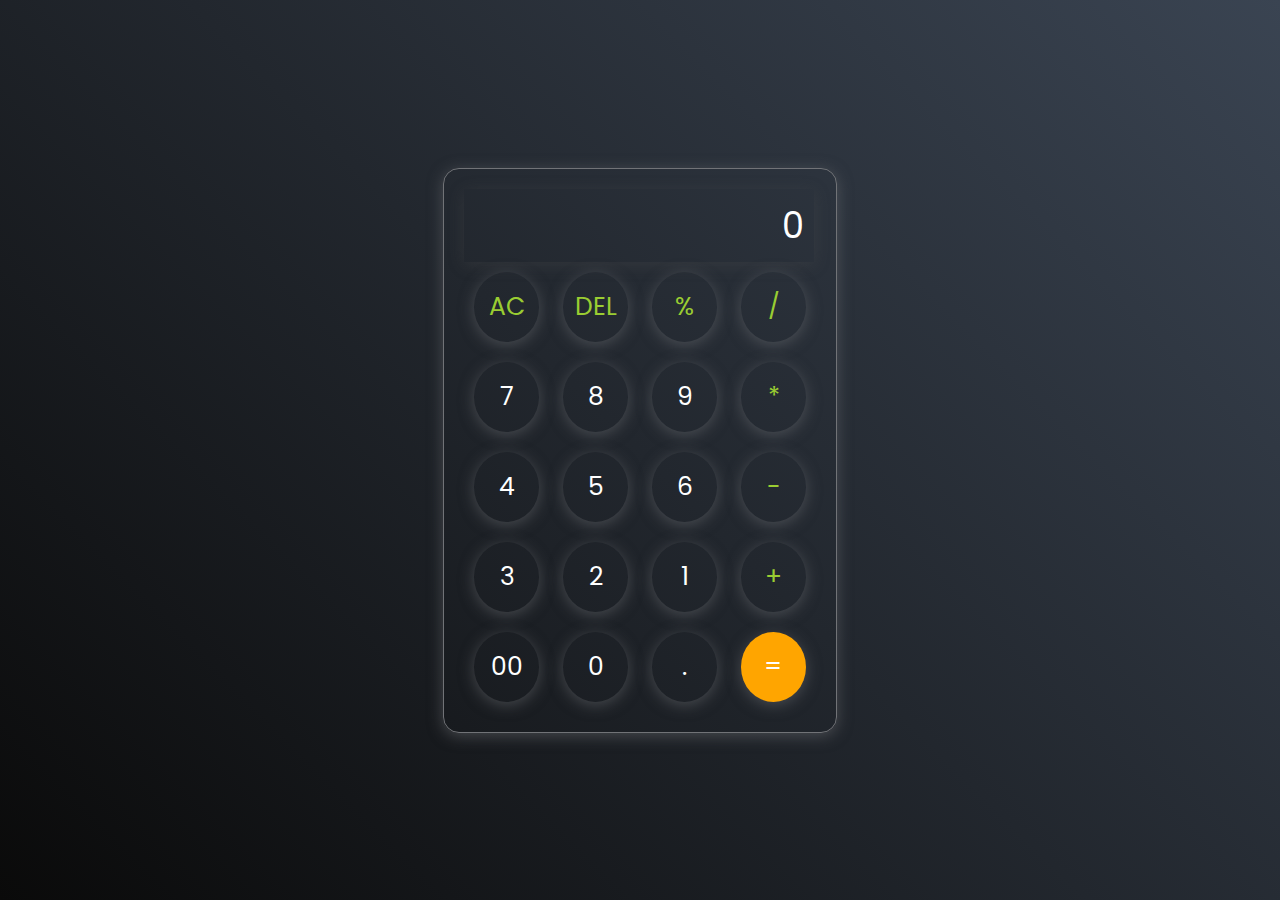
<file: calculator/index.html>
<!DOCTYPE html>
<html lang="en">
<head>
    <meta charset="UTF-8">
    <meta http-equiv="X-UA-Compatible" content="IE=edge">
    <meta name="viewport" content="width=device-width, initial-scale=1.0">
    <link rel="stylesheet" href="style.css">
    <title>Calculator</title>
</head>
<body>
    <div class="calculator">
        <input type="text" placeholder="0" id="inputBtn">
    
    <div>
        <button class="operator">AC</button>
        <button class="operator">DEL</button>
        <button class="operator">%</button>
        <button class="operator">/</button>
    </div>
    
    <div>
        <button>7</button>
        <button>8</button>
        <button>9</button>
        <button class="operator">*</button>
    </div>
    <div>
        <button>4</button>
        <button>5</button>
        <button>6</button>
        <button class="operator">-</button>
    </div>
    <div>
        <button>3</button>
        <button>2</button>
        <button>1</button>
        <button class="operator">+</button>
    </div>
    <div>
        <button>00</button>
        <button>0</button>
        <button>.</button>
        <button class="equalBtn">=</button>
    </div>

    <script src="app.js"></script>
</div>
</body>
</html>
</file>
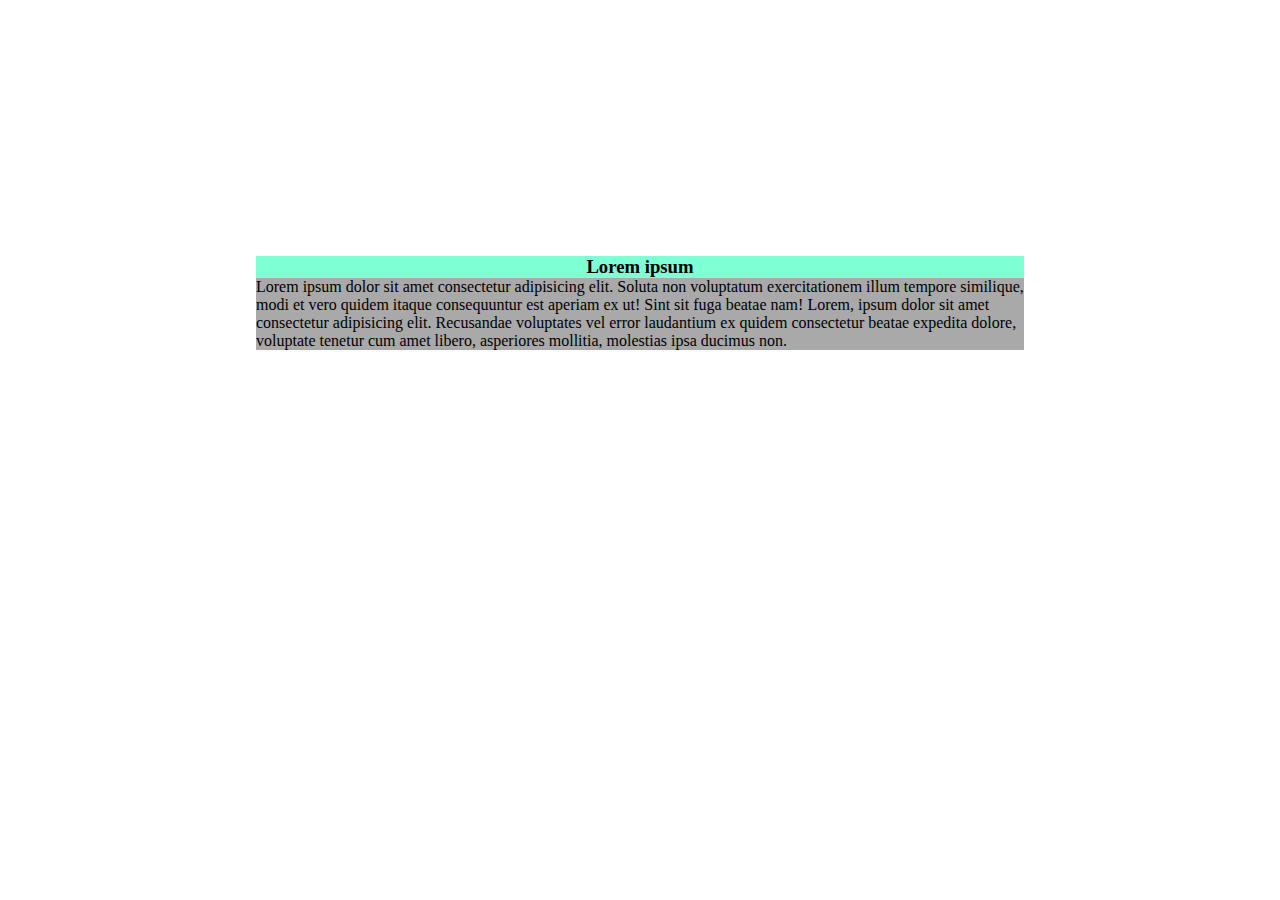
<file: Assignment 1/Question 6 and 7/index.html>
<!DOCTYPE html>
<html lang="en">
<head>
    <meta charset="UTF-8">
    <meta http-equiv="X-UA-Compatible" content="IE=edge">
    <meta name="viewport" content="width=device-width, initial-scale=1.0">
    <title>JS Assignment</title>
    <link rel="stylesheet" href="style.css">
    <!-- <script>
        window.alert("Script tag in Head");
    </script> -->
</head>
<!-- <script>
    window.alert("Script tag before Body tag");
</script> -->
<body>
    <div>
        <h3>Lorem ipsum</h3>
        <p>Lorem ipsum dolor sit amet consectetur adipisicing elit. Soluta non voluptatum exercitationem illum tempore similique, modi et vero quidem itaque consequuntur est aperiam ex ut! Sint sit fuga beatae nam! Lorem, ipsum dolor sit amet consectetur adipisicing elit. Recusandae voluptates vel error laudantium ex quidem consectetur beatae expedita dolore, voluptate tenetur cum amet libero, asperiores mollitia, molestias ipsa ducimus non.</p>
    </div>

    <!-- <script>
        window.alert("Script tag inside body tag");
    </script> -->
</body>

<!-- <script>
    window.alert("Script tag after body tag");
</script> -->

</html>
</file>
<file: calculator/style.css>
@import url("https://fonts.googleapis.com/css2?family=Poppins:ital,wght@0,500;1,300&display=swap");

* {
  padding: 0;
  margin: 0;
  box-sizing: border-box;
  font-family: "Poppins", sans-serif;
}

body {
  width: 100%;
  height: 100vh;
  display: flex;
  justify-content: center;
  align-items: center;
  flex-direction: column;
  background: linear-gradient(45deg, #0a0a0a, #3a4452);
}

.calculator {
  border: 1px solid #717377;
  padding: 20px;
  border-radius: 16px;
  background-color: transparent;
  box-shadow: 0px 3px 15px rgba(113, 115, 119, 0.5);
}

input{
    width: 350px;
    border: none;
    padding: 10px;
    background-color: transparent;
    color: #ffffff;
    box-shadow: 0px 3px 15px rgba(84, 84, 84, 0.3);
    font-size: 35px;
    text-align: right;
    cursor: pointer;
}

input::placeholder{
    color: #ffffff;
}

button{
    border: none;
    width: 65px;
    height: 70px;
    margin: 10px;
    border-radius: 50%;
    background-color: transparent;
    color: #ffffff;
    font-size: 25px ;
    box-shadow: 0px 3px 15px rgba(113, 115, 119, 0.5);;
    cursor: pointer;
}

.equalBtn{
    background-color: orange;
}

.operator{
    color: yellowgreen;
}
</file>
<file: Assignment 1/Question 6 and 7/style.css>
*{
    margin: 0;
    padding: 0;
    box-sizing: border-box;
}

div {
    background-color:darkgrey ;
    margin: 20% 20%;
}
div h3{
    text-align: center;
    background-color: aquamarine;
}
</file>
